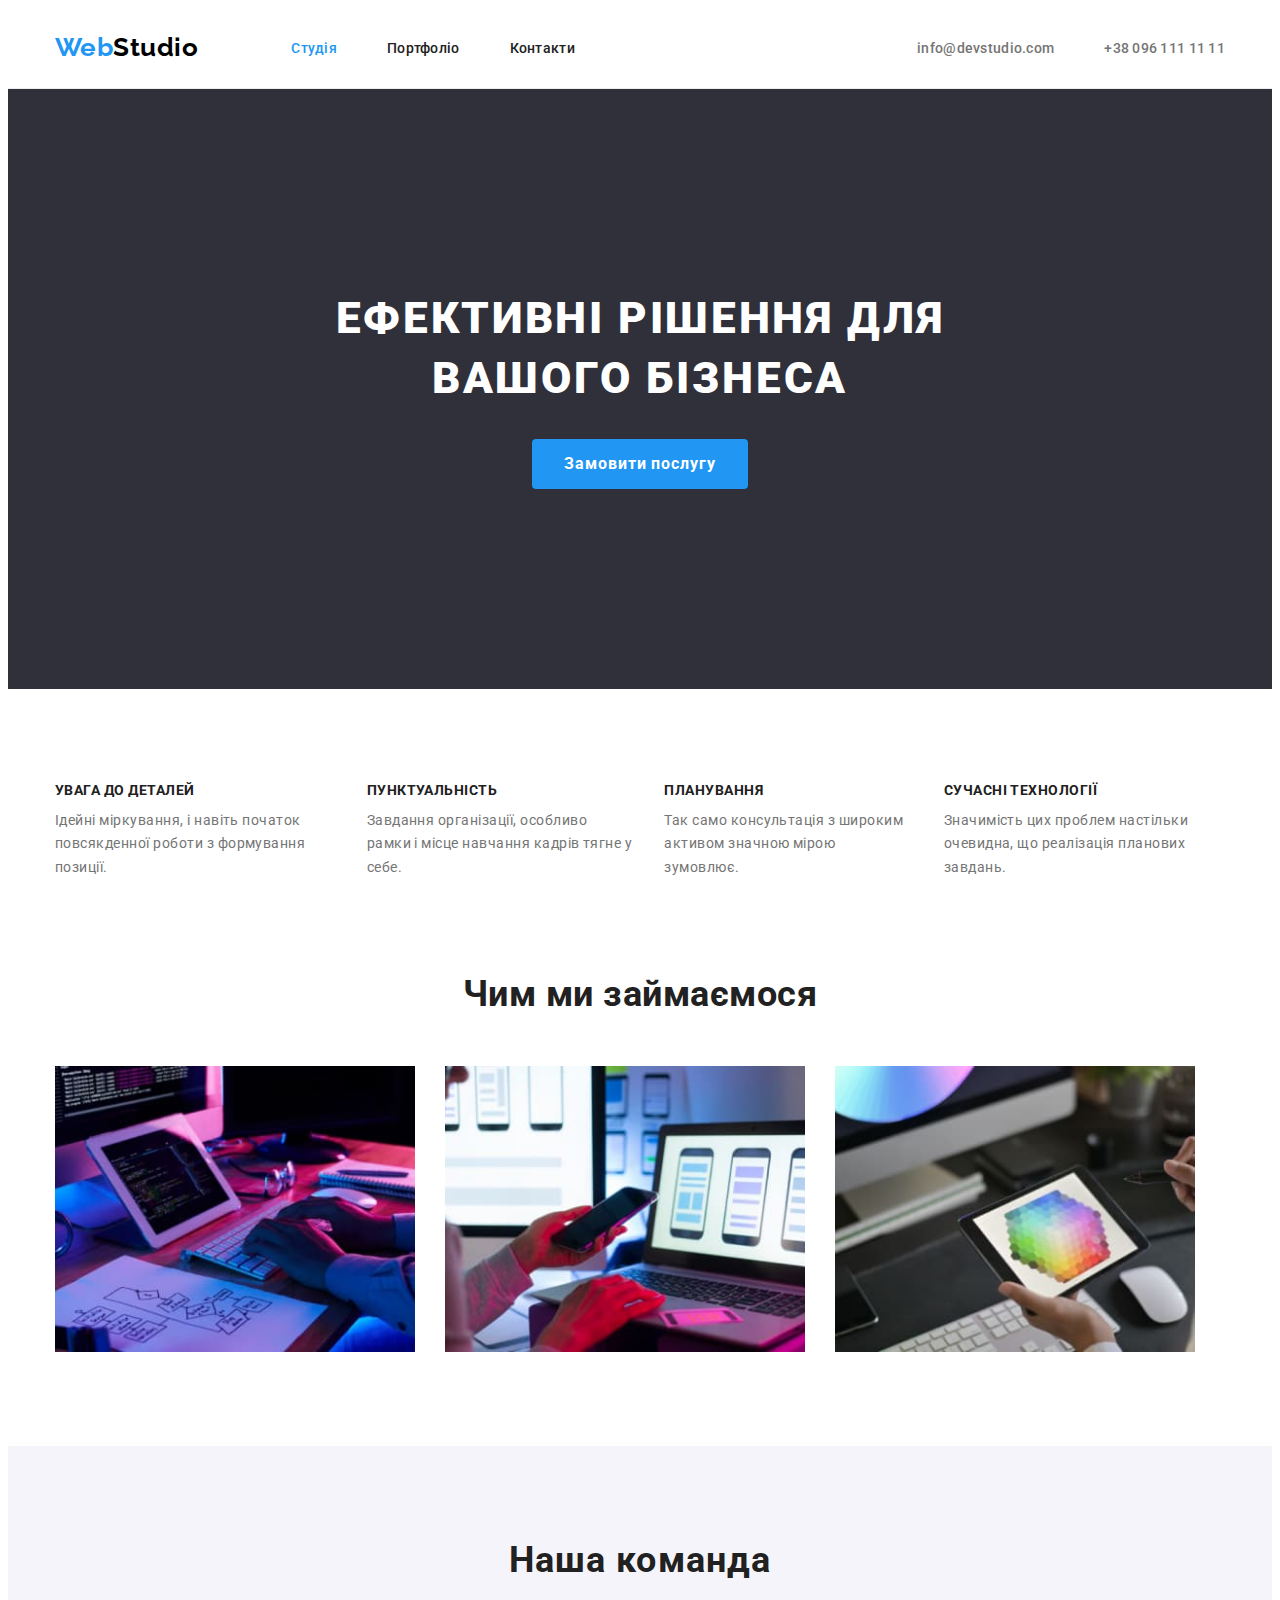
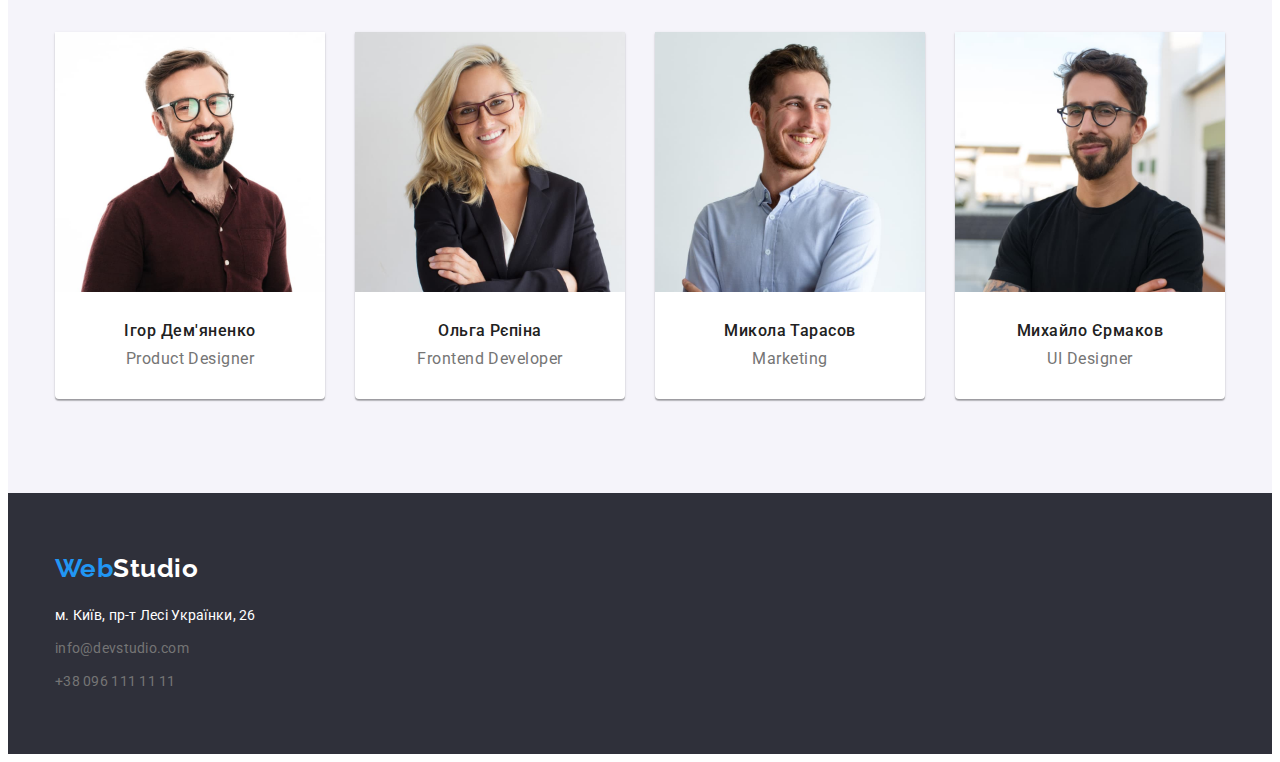
<file: index.html>
<!DOCTYPE html>
<html lang="ua">
<head>
    <meta charset="UTF-8">
    <meta http-equiv="X-UA-Compatible" content="IE=edge">
    <meta name="viewport" content="width=device-width, initial-scale=1.0">
    <title>WebStudio</title>
    <link rel="preconnect" href="https://fonts.googleapis.com">
    <link rel="preconnect" href="https://fonts.gstatic.com" crossorigin>
    <link href="https://fonts.googleapis.com/css2?family=Raleway:wght@700&family=Roboto:wght@400;500;700;900&display=swap" rel="stylesheet">
    <link
            rel="stylesheet"
            href="https://cdnjs.cloudflare.com/ajax/libs/modern-normalize/1.1.0/modern-normalize.min.css"
            integrity="sha512-wpPYUAdjBVSE4KJnH1VR1HeZfpl1ub8YT/NKx4PuQ5NmX2tKuGu6U/JRp5y+Y8XG2tV+wKQpNHVUX03MfMFn9Q=="
            crossorigin="anonymous"
            referrerpolicy="no-referrer"
        />
    <link rel="stylesheet" href="./css/styles.css">
</head>
<body>
    <header class="header">
        <div class="container header-container">
            <nav class="header-container">
                <a class="link header-logo" href="./index.html"> <span class="logo logo-font">Web</span><span class="logo1 logo-font">Studio</span></a>
                <ul class="list header-list">
                    <li><a class="navigation-header current link" href="./index.html">Студія</a></li>
                    <li><a class="navigation-header link" href="./portfolio.html">Портфоліо</a></li>
                    <li><a class="navigation-header link" href="">Контакти</a></li>
    
                </ul> 
            </nav>
            <ul class="list header-connect ">
                <li><a class="navigation contact-color link" href="mailto:info@devstudio.com">info@devstudio.com</a></li>
                <li><a class="navigation contact-color link" href="tel:+380961111111">+38 096 111 11 11</a></li>
            </ul>
        </div>
        
    </header>

    <main>
        <section class="hero">
            <div class="container">
                <h1 class="hero-title hero-text">ЕФЕКТИВНІ РІШЕННЯ ДЛЯ ВАШОГО БІЗНЕСА</h1>
                <button class="hero-title-btn" type="button">Замовити послугу</button>  
        </section>

        <section class="section-benefits">
            <div class="container">
                <ul class="list container-benefits">
                    <li>
                        <h3 class="section-name">УВАГА ДО ДЕТАЛЕЙ</h3>
                        <p class="section-title">Ідейні міркування, і навіть початок повсякденної роботи з формування позиції.</p>
                    </li>
                    <li>
                        <h3 class="section-name">ПУНКТУАЛЬНІСТЬ</h3>
                        <p class="section-title">Завдання організації, особливо рамки і місце навчання кадрів тягне у себе.</p>  
                    </li>
                    <li>
                        <h3 class="section-name">ПЛАНУВАННЯ</h3>
                        <p class="section-title">Так само консультація з широким активом значною мірою зумовлює.</p>
                    </li>
                    <li>
                        <h3 class="section-name">СУЧАСНІ ТЕХНОЛОГІЇ</h3>
                        <p class="section-title">Значимість цих проблем настільки очевидна, що реалізація планових завдань.</p>
                    </li>
                </ul>
            </div>
            
        </section>
        

        <section class="section-doing-title">
            <div class="container">
                
                <h2 class="section-doing">Чим ми займаємося</h2>
            
                <ul class="list section-doing-picture">
                    <li><img src="./img/what are we doing1.jpg" alt="What are we doing" width="370 px section-doing-picture"></li>
                    <li><img src="./img/what are we doing2.jpg" alt="What are we doing" width="370 px section-doing-picture"></li>
                    <li><img src="./img/what are we doing3.jpg" alt="What are we doing" width="370 px section-doing-picture"></li>
                </ul>
            </div>  
        </section>

        <section class="section section-background">
            <div class="container container-team">
                <h2 class="section-team-title">Наша команда</h2>
            <ul class="list section-corporate">
                <li class="section-corporate-team"> <img src="./img/Product Designer.jpg" alt="Product Designer" width="270 px">
                <div class="section-teams"><h3 class="section-team">Ігор Дем'яненко</h3> <p class="section-title description">Product Designer</p>
                </div> 
                </li>
                <li class="section-corporate-team"><img src="./img/Frontend Developer.jpg" alt="Frontend Developer" width="270 px">
                <div class="section-teams"><h3 class="section-team">Ольга Рєпіна</h3> <p class="section-title description">Frontend Developer</p></div> </li>
                <li class="section-corporate-team"><img src="./img/Marketing.jpg" alt="Marketing" width="270 px">
                <div class="section-teams"><h3 class="section-team">Микола Тарасов</h3> <p class="section-title description">Marketing</p></div> </li>
                <li class="section-corporate-team"><img src="./img/UI Designer.jpg" alt="UI Designer" width="270 px">
                <div class="section-teams"><h3 class="section-team">Михайло Єрмаков</h3> <p class="section-title description">UI Designer</p></div> </li>
            </ul>
            </div>
            
        </section>
    </main>
    <footer class="footer">
        <div class="container">
            <div class="footer-logo">
            <a class="link footer-logo" href="index.html"> <span class="logo logo-font">Web</span><span class="logo2 logo-font">Studio</span></a>
        </div>

            <address class="footer-address">
                <ul class="list footer-contacts">
                    
                    <li class="footer-contact"> <a class="navigation footer-address-font navigation-address link" href="https://goo.gl/maps/xgKNqcMdcs3EZ4Po8" target="_blank" rel="noopener noreferrer">м. Київ, пр-т Лесі Українки, 26</a></li>
                    <li class="footer-contact"><a class="navigation contact-color footer-address-font link" href="mailto:info@devstudio.com">info@devstudio.com</a></li>
                    <li class="footer-contact"><a class="navigation contact-color footer-address-font link" href="tel:+380961111111">+38 096 111 11 11</a></li>
                </ul> 
            </address>
        </div>
    </footer>
</body>
</html>
</file>
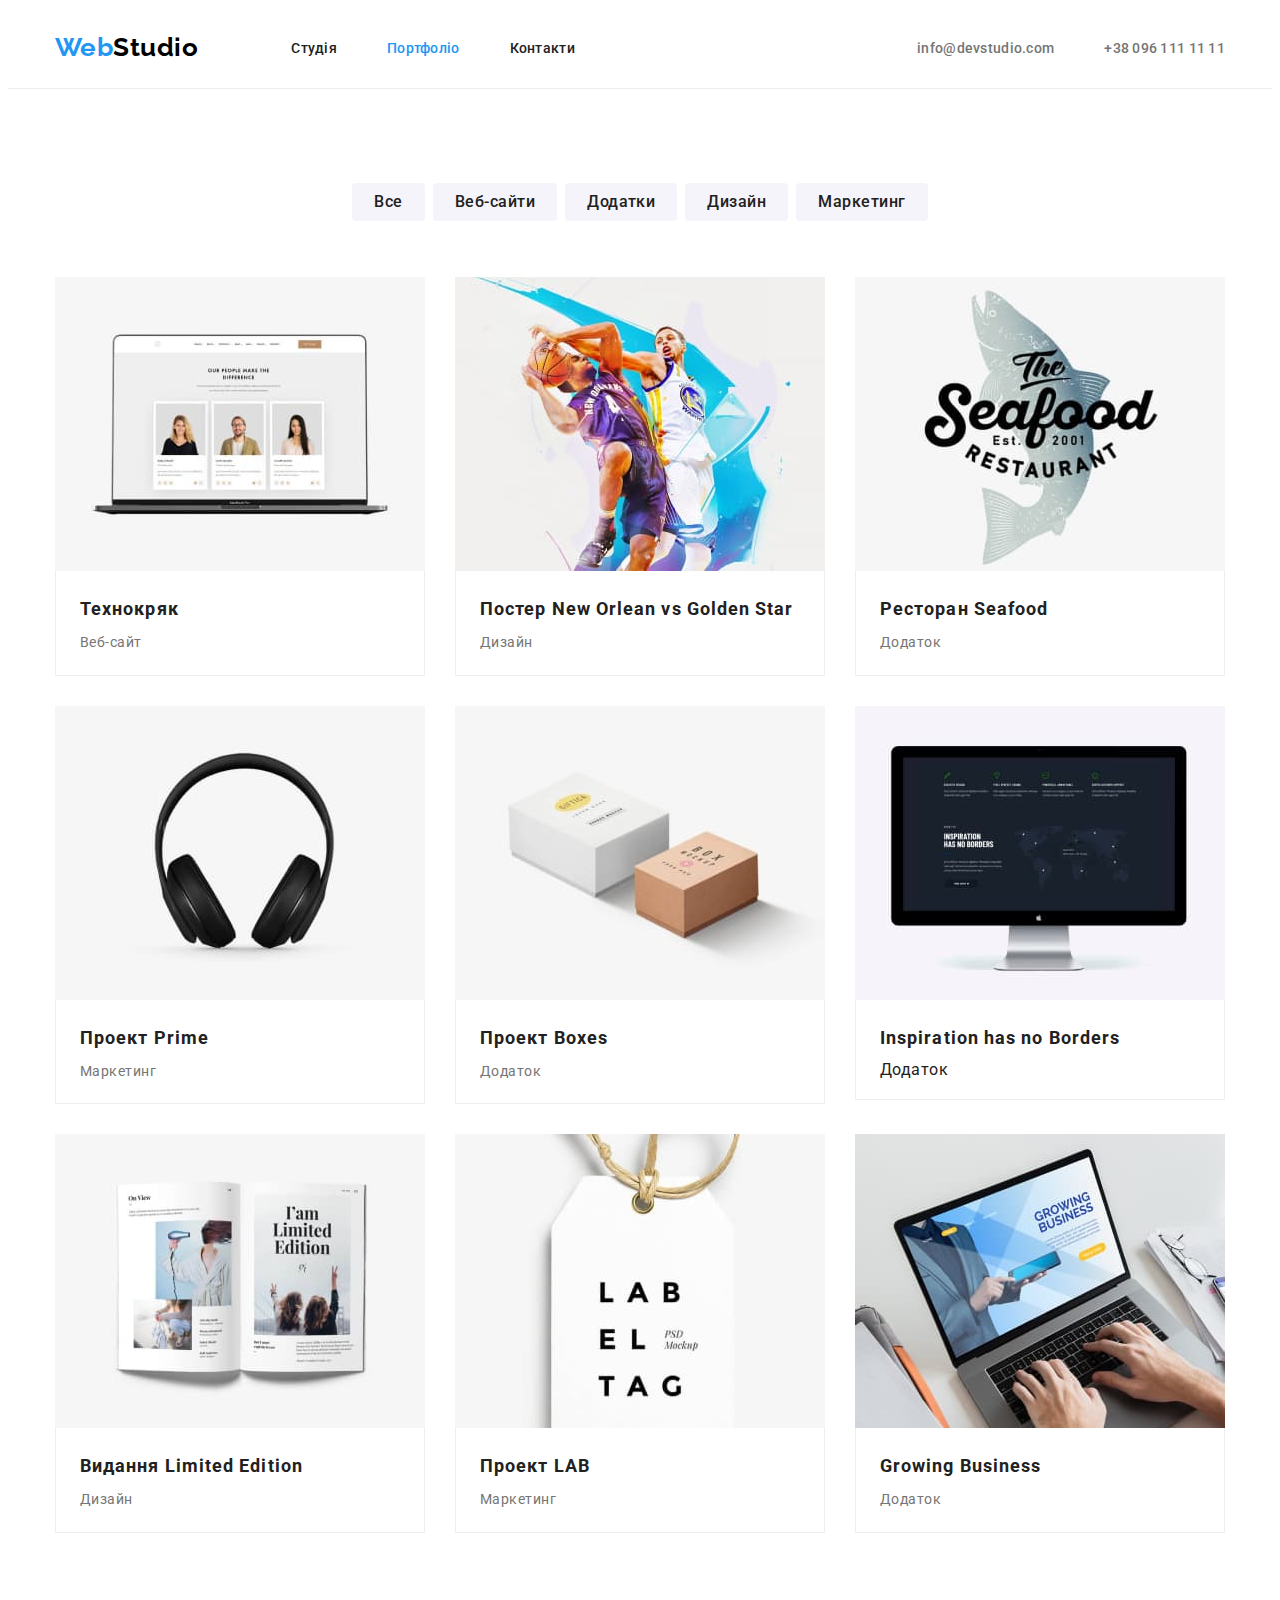
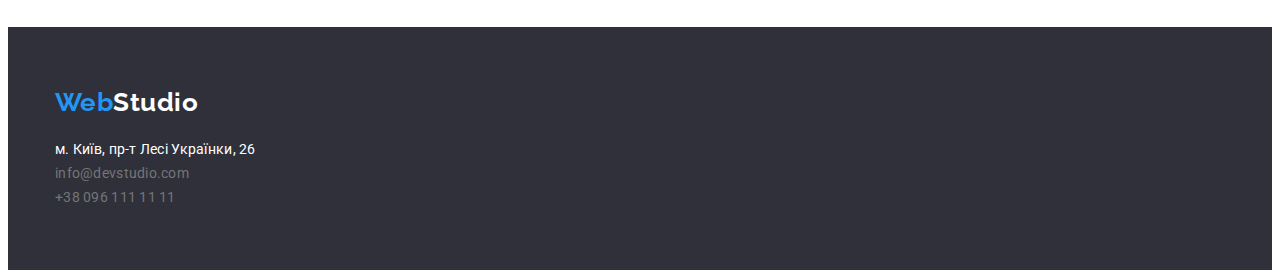
<file: portfolio.html>
<!DOCTYPE html>
<html lang="ua">
<head>
    <meta charset="UTF-8">
    <meta http-equiv="X-UA-Compatible" content="IE=edge">
    <meta name="viewport" content="width=device-width, initial-scale=1.0">
    <title>Portfolio</title>
    <link rel="preconnect" href="https://fonts.googleapis.com">
    <link rel="preconnect" href="https://fonts.gstatic.com" crossorigin>
    <link href="https://fonts.googleapis.com/css2?family=Raleway:wght@700&family=Roboto:wght@400;500;700;900&display=swap" rel="stylesheet">
    <link
            rel="stylesheet"
            href="https://cdnjs.cloudflare.com/ajax/libs/modern-normalize/1.1.0/modern-normalize.min.css"
            integrity="sha512-wpPYUAdjBVSE4KJnH1VR1HeZfpl1ub8YT/NKx4PuQ5NmX2tKuGu6U/JRp5y+Y8XG2tV+wKQpNHVUX03MfMFn9Q=="
            crossorigin="anonymous"
            referrerpolicy="no-referrer"
        />
    <link rel="stylesheet" href="./css/styles.css">
    
</head>
<body>
    <header class="header">
        <div class="container header-container">
            <nav class="header-container">
                <a class="link header-logo" href="./index.html"> <span class="logo logo-font">Web</span><span class="logo1 logo-font">Studio</span></a>
                <ul class="list header-list">
                    <li><a class="navigation-header link" href="./index.html">Студія</a></li>
                    <li><a class="navigation-header current link" href="./portfolio.html">Портфоліо</a></li>
                    <li><a class="navigation-header link" href="">Контакти</a></li>
    
                </ul> 
            </nav>
            <ul class="list header-connect ">
                <li><a class="navigation contact-color link" href="mailto:info@devstudio.com">info@devstudio.com</a></li>
                <li><a class="navigation contact-color link" href="tel:+380961111111">+38 096 111 11 11</a></li>
            </ul>
        </div>
        
    </header>

    <main>
    <section class="section-portfolios">
        <div class="container">
            <h2 class="visually-hidden">Кнопки портфоліо</h2>

    <ul class="list button-portfolio">
        <li><button class="button-secondary portfolio-item" type="button">Все</button></li>
        <li><button class="button-secondary portfolio-item" type="button">Веб-сайти</button></li>
        <li><button class="button-secondary portfolio-item" type="button">Додатки</button></li>
        <li><button class="button-secondary portfolio-item" type="button">Дизайн</button></li>
        <li><button class="button-secondary portfolio-item" type="button">Маркетинг</button></li>
    </ul>

    <h2 class="visually-hidden">Роботи</h2>
    <ul class="list work-portfolio">
        <li >
            <img src="./img/lessons2/web-site.jpg" alt="web-site" width="370">
            <div class="portfolio-card"><h3 class="list section-portfolio">Технокряк</h3>
            <p class="section-title-portfolio">Веб-сайт</p></div>
        </li>
        <li >
            <img src="./img/lessons2/new orlean vs golden star.jpg" alt="game_layout_design" width="370">
            <div class="portfolio-card"><h3 class="list section-portfolio">Постер New Orlean vs Golden Star</h3>
            <p class="section-title-portfolio">Дизайн</p></div>
        </li>
        <li >
            <img src="./img/lessons2/restoraunt_Seafood.jpg" alt="addition_restoraunt_Seafood" width="370">
            <div class="portfolio-card"><h3 class="list section-portfolio">Ресторан Seafood</h3>
            <p class="section-title-portfolio">Додаток</p></div>
        </li>
        <li >
            <img src="./img/lessons2/prime.jpg" alt="marketing_project_prime" width="370">
            <div class="portfolio-card"><h3 class="list section-portfolio">Проект Prime</h3>
            <p class="section-title-portfolio">Маркетинг</p></div>
        </li>
        <li >
            <img src="./img/lessons2/boxes.jpg" alt="addition_project_boxes" width="370">
            <div class="portfolio-card"><h3 class="list section-portfolio">Проект Boxes</h3>
            <p class="section-title-portfolio">Додаток</p></div>
        </li>
        <li >
            <img src="./img/lessons2/Inspiration has no Borders.jpg" alt="Inspiration has no Borders" width="370">
            <div class="portfolio-card"><h3 class="list section-portfolio">Inspiration has no Borders</h3>
            <p class="ssection-title-portfolio">Додаток</p></div>  
        </li>
        <li >
            <img src="./img/lessons2/Limited Edition.jpg" alt="design_book_Limited Edition" width="370">
            <div class="portfolio-card"><h3 class="list section-portfolio">Видання Limited Edition</h3>
            <p class="section-title-portfolio">Дизайн</p></div> 
        </li>
        <li >
            <img src="./img/lessons2/lab.jpg" alt="project_lab" width="370">
            <div class="portfolio-card"><h3 class="list section-portfolio">Проект LAB</h3>
            <p class="section-title-portfolio">Маркетинг</p></div>  
        </li>
        <li >
            <img src="./img/lessons2/Growing Business.jpg" alt="addition_Growing_Business" width="370">
            <div class="portfolio-card"><h3 class="list section-portfolio">Growing Business</h3>
            <p class="section-title-portfolio">Додаток</p></div>   
        </li>
    </ul>
        </div>
    
</section>

    </main>

    <footer class="footer">
        <div class="container">
            <div class="footer-logo">
            <a class="link footer-logo" href="index.html"> <span class="logo logo-font">Web</span><span class="logo2 logo-font">Studio</span></a>
        </div>

            <address class="footer-address">
                <ul class="list footer-contact">
                    
                    <li> <a class="navigation footer-address-font navigation-address link" href="https://goo.gl/maps/xgKNqcMdcs3EZ4Po8" target="_blank" rel="noopener noreferrer">м. Київ, пр-т Лесі Українки, 26
                        </a></li>
                    <li><a class="navigation contact-color footer-address-font link" href="mailto:info@devstudio.com">info@devstudio.com</a></li>
                    <li><a class="navigation contact-color footer-address-font link" href="tel:+380961111111">+38 096 111 11 11</a></li>
                </ul> 
            </address>
        </div>
    </footer>
</body>
</html>
</file>
<file: css/styles.css>
/* КОЛІР РСНОВНОГО ТЕКСТУ #212121 */
/* ДРУГОРЯДНИЙ КОЛІР ТЕКСТУ #757575 */

*{  
    box-sizing: border-box;
}

p, h1, h2, h3, h4, h5, h6 { 
margin: 0;
}

ul {
margin: 0;
padding-left: 0;
}

img{
    display: block;
    max-width:100%; 
    height:auto; 
}

:root{
    --main-text: #212121;
    --secondary-text: #757575;
}

body{
    background-color:#FFFFFF ;
    color: var(--main-text);
    font-family: 'Roboto', sans-serif;
    letter-spacing: 0.03em  
}

.header{
    background-color: #FFFFFF;
    padding-top: 24px;
    padding-bottom: 25px;
    border-bottom-width: 1px; 
    border-bottom-style: solid; 
    border-bottom-color: #ECECEC;
}

.container{
    max-width: 1200px;
    margin-left: auto;
    margin-right: auto;
    padding-left: 15px;
    padding-right: 15px;
}

.visually-hidden {
    position: absolute;
    white-space: nowrap;
    width: 1px;
    height: 1px;
    overflow: hidden;
    border: 0;
    padding: 0;
    clip: rect(0 0 0 0);
    clip-path: inset(50%);
    margin: -1px;
}

.logo{
    color: #2196F3;
}

.logo1{
    color: #000000;
}

.logo-font{
    font-family: 'Raleway';
    font-weight: 700;
    font-size: 26px;
    line-height: 1.19;
}

.navigation{
    color: var(--secondary-text);
    font-weight: 500;
    font-size: 14px;
    line-height: 1.14;
    letter-spacing: 0.02em;
}

.navigation-header{
    color: var(--main-text);
    font-weight: 500;
    font-size: 14px;
    line-height: 1.14;
    letter-spacing: 0.02em;
}

.navigation:hover,
.navigation:focus{
    color: #2196F3;
}

.navigation-header:hover,
.navigation-header:focus{
    color: #2196F3
}

.header-connect{
    margin-left: auto;
    display: flex;
    align-items: center;
    gap: 50px;
}

.header-logo{
    margin-right: 93px;
}

.header-list{
    display: flex;
    align-items: center;
    gap: 50px;
}

.header-container{
    display: flex;
    align-items: center;
}

.list{
    list-style: none;
}

.link{
    text-decoration: none; 
}

.contact-color{
    color: #757575;
}

.hero{
    background-color: #2F303A;
    text-align: center;
    padding-top: 200px;
    padding-bottom: 200px;
}

.hero-title, .logo2, .navigation-address{
    color: #FFFFFF;
}

.hero-text{
    
    font-weight:900;
    font-size: 44px;
    line-height: 1.36;
    letter-spacing: 0.06em;
    text-align: center;
    width: 696px;
    margin-bottom: 30px;
    margin-left: auto;
    margin-right: auto;
}

.hero-title-btn{
    font-family: 'Roboto';
    font-style: normal;
    font-weight: 700;
    font-size: 16px;
    line-height: 1.88;
    letter-spacing: 0.06em;
    margin-left: auto;
    margin-right: auto;
    padding: 10px 32px;
    color:#FFFFFF;
    background-color: #2196F3; 
    border: none;
    border-radius: 4px;
}

.container-benefits{
    display: flex;
    gap: 30px;
}

.section-corporate{
    
    display: flex;
    align-items: center;
    gap: 30px;
    
}

.section-name{
    font-weight: 700;
    font-size: 14px;
    line-height: 1.14;
    margin-bottom: 10px;
}

.section-title{
    color: var(--secondary-text);
    font-weight: 400;
    font-size: 14px;
    line-height: 1.7;
}


.section-doing{
    font-weight: 700;
    font-size: 36px;
    line-height: 1.16; 
    display: block;
    text-align: center;
    margin-bottom: 50px;
}

.section-doing-picture{
    margin-right: 30px;
    display: flex;
    align-items: center;
    gap: 30px;
}

.section-team{
    font-weight: 500;
    font-size: 16px;
    line-height: 1.18;
    margin-bottom: 10px;
}

.description{
    font-weight: 400;
    font-size: 16px;
    line-height: 1.18; 
}

.container-team{
    text-align: center;
}


.footer{
    padding: 60px 0;
    background-color: #2F303A;

}

.footer-logo{
    margin-bottom: 20px;
}

.footer-address-font{
    font-weight: 400;
    font-size: 14px;
    line-height: 1.71;
    font-style: normal;
    display: block;
}

.section-background{
    background-color: #F5F4FA;
}



.button-secondary{
    color: var(--main-text);
    background-color: #F5F4FA;
    border: none;
    border-radius: 4px;
    padding: 6px 22px;
    
}

.button-secondary:hover,
.button-secondary:focus{
    color: #FFFFFF;
    background-color: #2196F3;
}

.current{
    color: #2196F3;
}

.portfolio-item{
    font-family: 'Roboto';
    font-weight: 500;
    font-size: 16px;
    line-height: 1.62;
    letter-spacing: 0.03em;
    padding: 6px 22px;
}

.section{
    color: var(--main-text);
    padding: 94px 15px ;
    

}

.section-benefits{
    padding-top: 94px; ;
}

button{
    cursor: pointer;
}

.section-portfolio{
    font-family: 'Roboto';
    font-weight: 700;
    font-size: 18px;
    line-height: 2;
    letter-spacing: 0.06em;
    color: var(--main-text);
    margin-bottom: 4px;
}

.section-title-portfolio{
    color: var(--secondary-text);
    font-weight: 400;
    font-size: 14px;
    line-height: 1.7;
}

.work-portfolio{
    display: flex;
    flex-wrap: wrap;
    gap: 30px;

}

.button-portfolio{
    display: flex;
    gap: 8px;
    margin-bottom: 56px;
    justify-content: center; 
}

.section-doing-title{
    padding-top: 94px;
    padding-bottom: 94px;
}

.footer-contact:not(:last-child) {
    margin-bottom: 9px;
}

.section-teams{
    padding-top: 30px;
    padding-bottom: 30px;
}

.section-corporate-team{
    background-color: #FFFFFF;
    box-shadow: 0px 1px 3px rgba(0, 0, 0, 0.12), 0px 1px 1px rgba(0, 0, 0, 0.14), 0px 2px 1px rgba(0, 0, 0, 0.2);
    border-radius: 0px 0px 4px 4px;
}

.section-portfolios{
    padding-top: 94px;
    padding-bottom: 94px;
}

.portfolio-card{
    background: #FFFFFF;
    border: 1px solid #EEEEEE;
    padding: 20px 24px;
    border-top: none;

}

.section-team-title{
    font-weight: 700;
    font-size: 36px;
    line-height: 1.16;
    text-align: center;
    letter-spacing: 0.03em;
    margin-bottom: 50px;
}
</file>
